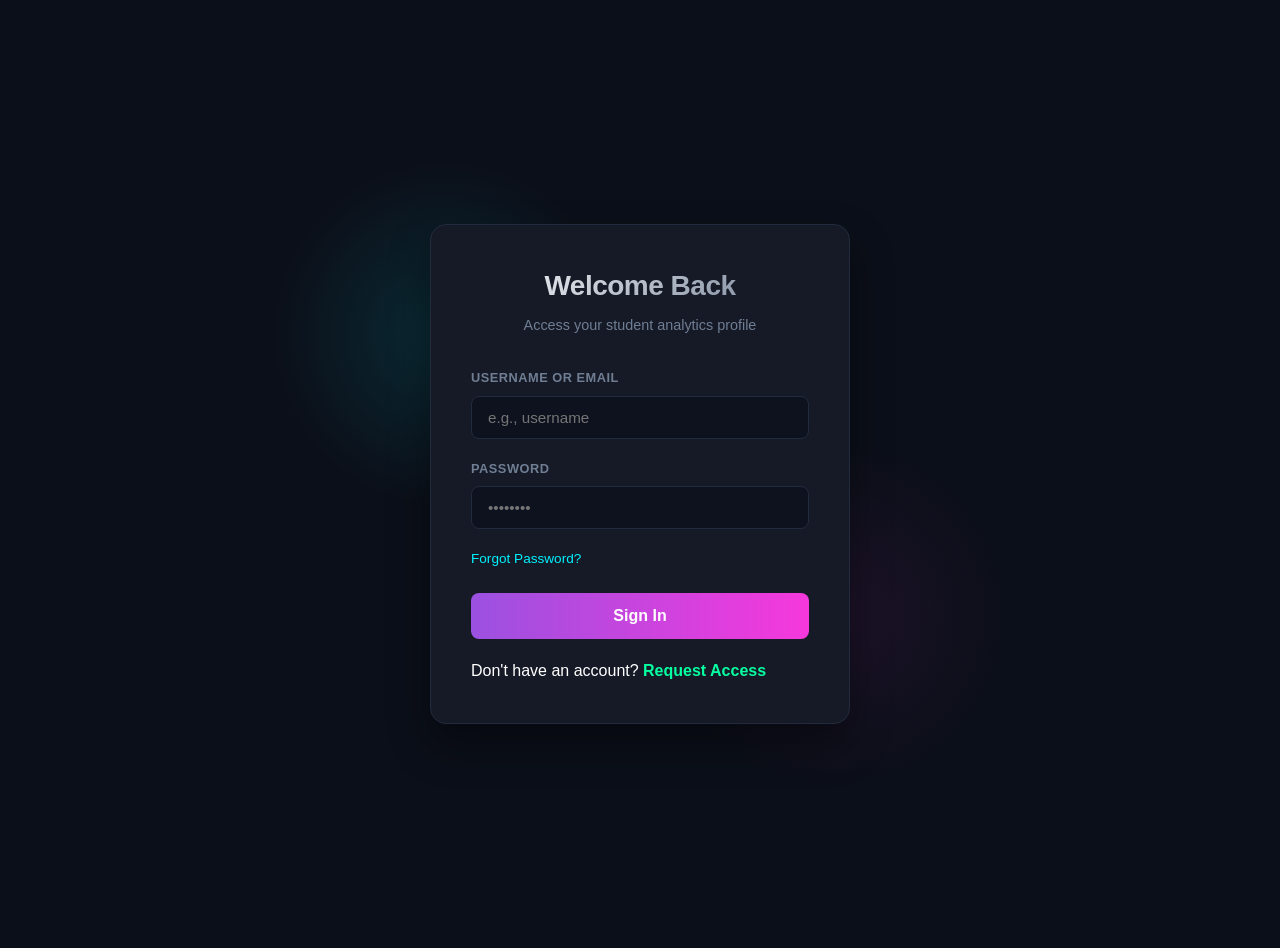
<file: index.html>
<!DOCTYPE html>
<html lang="en">
<head>
    <meta charset="UTF-8">
    <meta name="viewport" content="width=device-width, initial-scale=1.0">
    <title>Zone01- Profile</title>
    
    <link rel="stylesheet" href="style.css">
    <script type="module"  src="js/main.js"    ></script>
</head>
<body >
    <div class="ui-root"></div>
  <div class="toast-container"></div>
</body>
</html>
</file>
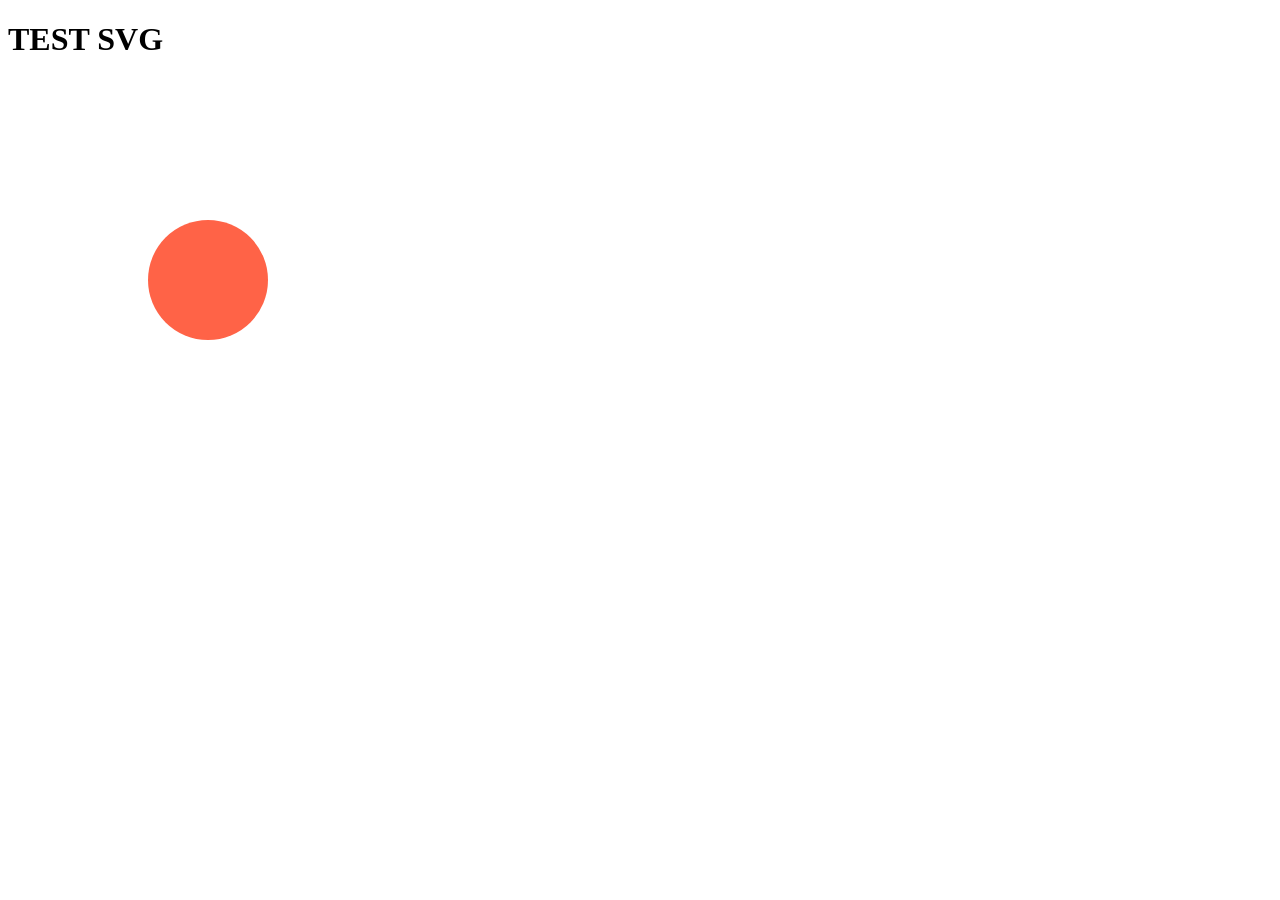
<file: test.html>
<!DOCTYPE html>
<html lang="en">
<head>
    <meta charset="UTF-8">
    <meta name="viewport" content="width=device-width, initial-scale=1.0">
    <title>Document</title>
</head>
<body>
    <h1>TEST SVG</h1>

    <svg width="500" height="500" fill="black" x="200" y="150">
         <circle cx="200" cy="200" r="60" fill="tomato" />
    </svg>
    
</body>
</html>
<!--
==========================
   SVG Attrs
=============================




==========================
SVG LEARNING NOTES
==========================

NOTE:
- Every SVG shape is called an ELEMENT (or tag).
- Every element has ATTRIBUTES.
- Some attributes are shared by many elements.
- Some attributes belong only to specific elements.

=================================
1. SVG ELEMENTS
=================================

<svg>
- The SVG container.
- Holds all SVG shapes.

<circle>
- Draws a circle.

<rect>
- Draws a rectangle or square.

<ellipse>
- Draws an oval (ellipse).

<line>
- Draws a straight line.

<polyline>
- Draws multiple connected lines.
- Does NOT automatically close the shape.

<polygon>
- Like polyline, but automatically closes the shape.

<path>
- Draws almost any custom shape.
- The most powerful SVG element.

<text>
- Displays text.

<g>
- Groups multiple SVG elements together.

=================================
2. COMMON ATTRIBUTES
=================================

width
- Width of the SVG or shape.

height
- Height of the SVG or shape.

fill
- Color inside the shape.

stroke
- Border (outline) color.

stroke-width
- Thickness of the border.

opacity
- Transparency of the entire element.

transform
- Move, rotate, or scale an element.

=================================
3. CIRCLE ATTRIBUTES
=================================

cx
- Center X coordinate.

cy
- Center Y coordinate.

r
- Radius.

Example:
<circle cx="100" cy="100" r="50"/>

=================================
4. RECT ATTRIBUTES
=================================

x
- Left position.

y
- Top position.

width
- Rectangle width.

height
- Rectangle height.

rx
- Rounded horizontal corners.

ry
- Rounded vertical corners.

=================================
5. LINE ATTRIBUTES
=================================

x1
- Starting X position.

y1
- Starting Y position.

x2
- Ending X position.

y2
- Ending Y position.

=================================
6. POLYLINE & POLYGON
=================================

points
- List of coordinates.

Example:
points="0,0 100,50 150,100"

Each pair is:
x,y

=================================
7. PATH
=================================

d
- Instructions for drawing.

Common commands:

M = Move to
L = Line to
H = Horizontal line
V = Vertical line
C = Cubic curve
Q = Quadratic curve
A = Arc
Z = Close path

=================================
8. SHARED ATTRIBUTES
=================================

Most SVG elements support:

fill
stroke
stroke-width
opacity
transform
id
class
style

=================================
9. IMPORTANT THING TO REMEMBER
=================================

Element = Shape/Tag

Attributes = Properties of that element

Attribute value = The value assigned to the attribute

Example:

<circle cx="50" cy="50" r="20" fill="red"/>

Element:
circle

Attributes:
cx
cy
r
fill

Values:
50
50
20
red
-->
</file>
<file: style.css>
/* ==========================================================================
   1. DESIGN TOKENS & RESETS
   ========================================================================== */
:root {
    /* Color Palette */
    --bg-main: #0b0f19;
    --bg-card: #151a26;
    --bg-input: #0e121f;
    --bg-track: #1e2538;
    --border-color: #222b3d;
    
    /* Neon Accents */
    --accent-cyan: #00f2fe;
    --accent-teal: #05ffa1;
    --accent-magenta: #f638dc;
    --accent-purple: #9b51e0;
    
    /* Typography Colors */
    --text-main: #ffffff;
    --text-muted: #707e94;
    
    /* Shadows & Timing */
    --shadow-main: 0 8px 24px rgba(0, 0, 0, 0.2);
    --shadow-glow: 0 20px 40px rgba(0, 0, 0, 0.4);
    --transition-fast: 0.2s ease;
    --transition-smooth: 0.3s cubic-bezier(0.4, 0, 0.2, 1);
}

* {
    margin: 0;
    padding: 0;
    box-sizing: border-box;
}

body {
    font-family: 'Inter', -apple-system, BlinkMacSystemFont, "Segoe UI", Roboto, sans-serif;
    background-color: var(--bg-main);
    color: var(--text-main);
    padding: 24px;
    line-height: 1.5;
}

/* ==========================================================================
   2. LAYOUT ENGINE (CSS GRID)
   ========================================================================== */
.dashboard-container {
    max-width: 1400px;
    margin: 0 auto;
    display: grid;
    grid-template-columns: repeat(12, 1fr);
    gap: 20px;
    width: 100%;
}

/* ==========================================================================
   3. BASE CARD COMPONENT
   ========================================================================== */
.card {
    background-color: var(--bg-card);
    border: 1px solid var(--border-color);
    border-radius: 16px;
    padding: 20px;
    box-shadow: var(--shadow-main);
    color: var(--text-main);
    transition: transform var(--transition-fast), box-shadow var(--transition-fast);
}

.card-title {
    font-size: 0.9rem;
    font-weight: 600;
    color: var(--text-muted);
    letter-spacing: 0.5px;
    text-transform: uppercase;
    margin-bottom: 15px;
}

/* ==========================================================================
   4. METRIC CARDS & DATA DISPLAYS
   ========================================================================== */
.metric-card {
    grid-column: span 3;
    display: flex;
    flex-direction: column;
    align-items: center;
    justify-content: center;
    text-align: center;
}

.metric-value {
    font-size: 1.8rem;
    font-weight: 700;
    letter-spacing: -0.5px;
}

/* Featured Oversized Center Statistics */
.big-metric {
    grid-column: span 4;
    min-height: 180px;
}

.big-value {
    font-size: 3rem;
    font-weight: 800;
}

/* Audit Charts & Visual Offsets */
.chart-metric {
    grid-column: span 4;
}

.chart-wrapper {
    margin: 15px 0;
    display: flex;
    justify-content: center;
    align-items: center;
}

.svg-label {
    font-size: 11px;
    fill: var(--text-muted);
    font-weight: 600;
    letter-spacing: 0.5px;
    text-transform: uppercase;
}

.svg-value {
    font-size: 20px;
    fill: var(--text-main);
    font-weight: 700;
}

.metric-trend {
    display: flex;
    flex-direction: column;
    gap: 6px;
    width: 100%;
    margin-top: 10px;
    padding-top: 10px;
    font-size: 0.8rem;
    font-weight: 500;
    border-top: 1px solid var(--border-color);
}

.metric-trend span {
    display: flex;
    align-items: center;
    gap: 6px;
}

.trend-up { color: var(--accent-teal); }
.trend-down { color: var(--accent-magenta); }

/* ==========================================================================
   5. PROGRESS BARS & RADAR GRAPH CONTAINERS
   ========================================================================== */
.project-row {
    margin-bottom: 12px;
}

.project-info {
    display: flex;
    justify-content: space-between;
    font-size: 0.85rem;
    margin-bottom: 6px;
}

.project-name {
    color: var(--text-main);
    font-family: monospace;
}

.project-score {
    font-weight: 600;
}

.progress-bar-container {
    background-color: var(--bg-track);
    height: 8px;
    border-radius: 4px;
    overflow: hidden;
}

.progress-fill {
    height: 100%;
    border-radius: 4px;
    transition: width 0.4s ease-in-out;
}

.fill-cyan { background: linear-gradient(90deg, #00c6ff, var(--accent-cyan)); }
.fill-teal { background: linear-gradient(90deg, #00b09b, var(--accent-teal)); }
.fill-magenta { background: linear-gradient(90deg, #960055, var(--accent-magenta)); }

/* Radar Modules Layout */
#skillsRadarContainer {
    grid-column: span 12;
    display: flex;
    gap: 20px;
    flex-wrap: wrap;
    justify-content: center;
    width: 100%;
    margin-top: 10px;
}

.radar-wrapper-card, 
.radar-card {
    flex: 1;
    min-width: 320px;
    max-width: 540px;
    display: flex;
    flex-direction: column;
    align-items: center;
    justify-content: center;
    min-height: 380px;
}

.radar-svg-holder {
    width: 100%;
    max-width: 360px;
    height: auto;
    padding: 10px;
    margin-top: 5px;
}

.timeline-chart-card, 
.projects-list-card {
    min-height: 360px;
}

/* ==========================================================================
   6. GLOBAL APPLICATION HEADER
   ========================================================================== */
.dashboard-header {
    position: relative;
    overflow: hidden;
    display: flex;
    justify-content: space-between;
    align-items: center;
    background: rgba(21, 26, 38, 0.9);
    border: 1px solid var(--border-color);
    border-radius: 16px;
    padding: 20px 28px;
    margin-bottom: 24px;
    backdrop-filter: blur(12px);
    box-shadow: 0 10px 30px rgba(0,0,0,0.3), inset 0 1px 0 rgba(255,255,255,0.03);
}

.header-glow {
    position: absolute;
    inset: 0;
    pointer-events: none;
    background: radial-gradient(circle at 15% 50%, rgba(0,242,254,0.08) 0%, transparent 40%),
                radial-gradient(circle at 85% 50%, rgba(246,56,220,0.08) 0%, transparent 40%);
}

.header-left,
.header-right {
    display: flex;
    align-items: center;
    gap: 18px;
    z-index: 2;
}

.avatar-wrapper {
    width: 58px;
    height: 58px;
    border-radius: 16px;
    overflow: hidden;
    border: 2px solid rgba(0,242,254,0.3);
    box-shadow: 0 0 20px rgba(0,242,254,0.2), 0 0 35px rgba(155,81,224,0.15);
    flex-shrink: 0;
}

.header-avatar {
    width: 100%;
    height: 100%;
    object-fit: cover;
    display: block;
}

.welcome-section h2 {
    font-size: 1.35rem;
    font-weight: 700;
    margin-bottom: 2px;
}

.username {
    background: linear-gradient(90deg, var(--accent-cyan), var(--accent-teal));
    -webkit-background-clip: text;
    -webkit-text-fill-color: transparent;
}

.welcome-section p {
    color: var(--text-muted);
    font-size: 0.9rem;
}

.progress-chip {
    display: flex;
    align-items: center;
    gap: 10px;
    padding: 10px 14px;
    border-radius: 10px;
    background: rgba(0,242,254,0.08);
    border: 1px solid rgba(0,242,254,0.15);
    color: var(--accent-cyan);
    font-size: 0.85rem;
    font-weight: 600;
}

.progress-dot {
    width: 8px;
    height: 8px;
    border-radius: 50%;
    background: var(--accent-teal);
    box-shadow: 0 0 10px var(--accent-teal), 0 0 20px var(--accent-teal);
    animation: pulse-dot 2s infinite;
}

.logout-btn {
    border: none;
    cursor: pointer;
    padding: 11px 18px;
    border-radius: 10px;
    color: white;
    font-weight: 600;
    background: linear-gradient(90deg, var(--accent-purple), var(--accent-magenta));
    transition: transform var(--transition-fast), box-shadow var(--transition-fast);
}

.logout-btn:hover {
    transform: translateY(-2px);
    box-shadow: 0 0 15px rgba(246,56,220,0.35), 0 0 30px rgba(246,56,220,0.2);
}

/* ==========================================================================
   7. GATEWAY AUTHENTICATION / LOGIN PAGE
   ========================================================================== */
.login-main-container {
    height: 100vh;
    display: flex;
    justify-content: center;
    align-items: center;
    overflow: hidden;
    position: relative;
    padding: 0;
}

.glow-bg {
    position: absolute;
    width: 350px;
    height: 350px;
    z-index: 1;
    pointer-events: none;
}

.cyan-glow {
    background: radial-gradient(circle, rgba(0, 242, 254, 0.12) 0%, rgba(0,0,0,0) 70%);
    top: 15%;
    left: 20%;
}

.magenta-glow {
    background: radial-gradient(circle, rgba(246, 56, 220, 0.08) 0%, rgba(0,0,0,0) 70%);
    bottom: 15%;
    right: 20%;
}

.login-container {
    position: relative;
    z-index: 2;
    background-color: var(--bg-card);
    border: 1px solid var(--border-color);
    border-radius: 16px;
    padding: 40px;
    width: 100%;
    max-width: 420px;
    box-shadow: var(--shadow-glow);
}

.login-header {
    text-align: center;
    margin-bottom: 32px;
}

.login-header h1 {
    font-size: 1.75rem;
    font-weight: 700;
    letter-spacing: -0.5px;
    margin-bottom: 8px;
    background: linear-gradient(135deg, #ffffff 0%, var(--text-muted) 100%);
    -webkit-background-clip: text;
    -webkit-text-fill-color: transparent;
}

.login-header p {
    color: var(--text-muted);
    font-size: 0.9rem;
}

.form-group {
    margin-bottom: 20px;
}

.form-group label {
    display: block;
    font-size: 0.8rem;
    font-weight: 600;
    text-transform: uppercase;
    letter-spacing: 0.5px;
    color: var(--text-muted);
    margin-bottom: 8px;
}

.form-group input {
    width: 100%;
    background-color: var(--bg-input);
    border: 1px solid var(--border-color);
    border-radius: 8px;
    padding: 12px 16px;
    color: var(--text-main);
    font-size: 0.95rem;
    transition: border var(--transition-smooth), box-shadow var(--transition-smooth);
}

.form-group input:focus {
    outline: none;
    border-color: var(--accent-cyan);
    box-shadow: 0 0 12px rgba(0, 242, 254, 0.2);
}

.form-options {
    display: flex;
    justify-content: space-between;
    align-items: center;
    font-size: 0.85rem;
    margin-bottom: 24px;
}

.remember-me {
    display: flex;
    align-items: center;
    gap: 8px;
    color: var(--text-muted);
    cursor: pointer;
}

.remember-me input {
    accent-color: var(--accent-cyan);
}

.forgot-pass {
    color: var(--accent-cyan);
    text-decoration: none;
    transition: color var(--transition-fast);
}

.forgot-pass:hover {
    color: #ffffff;
    text-shadow: 0 0 8px var(--accent-cyan);
}

.btn-submit {
    width: 100%;
    background: linear-gradient(90deg, var(--accent-purple), var(--accent-magenta));
    border: none;
    border-radius: 8px;
    padding: 14px;
    color: #ffffff;
    font-size: 1rem;
    font-weight: 600;
    cursor: pointer;
    transition: transform 0.1s, box-shadow var(--transition-smooth);
    margin-bottom: 20px;
}

.btn-submit:hover {
    box-shadow: 0 0 20px rgba(246, 56, 220, 0.4);
    transform: translateY(-1px);
}

.btn-submit:active {
    transform: translateY(1px);
}

.login-footer button {
    background: none;
    border: none;
    padding: 0;
    margin: 0;

    color: var(--accent-teal);
    font: inherit;
    font-weight: 600;
    cursor: pointer;
    text-decoration: none;
}

.login-footer button:hover {
    text-shadow: 0 0 8px var(--accent-teal);
}

.login-footer button:focus {
    outline: none;
}

/* ==========================================================================
   8. EXCEPTIONS / NO DATA ERRORS
   ========================================================================== */
.no-data-container {
    min-height: 100vh;
    display: flex;
    justify-content: center;
    align-items: center;
    position: relative;
    overflow: hidden;
}

.no-data-container::before,
.no-data-container::after {
    content: "";
    position: absolute;
    width: 350px;
    height: 350px;
    background: radial-gradient(circle, rgba(0,242,254,0.12) 0%, transparent 70%);
    pointer-events: none;
}
.no-data-container::before { top: 10%; left: 15%; }
.no-data-container::after { 
    bottom: 10%; right: 15%; 
    background: radial-gradient(circle, rgba(246,56,220,0.12) 0%, transparent 70%);
}

.no-data-card {
    position: relative;
    z-index: 2;
    max-width: 520px;
    width: 100%;
    text-align: center;
    background: var(--bg-card);
    border: 1px solid var(--border-color);
    border-radius: 20px;
    padding: 50px 40px;
    box-shadow: var(--shadow-glow), 0 0 30px rgba(0,242,254,0.05);
}

.no-data-icon {
    width: 90px;
    height: 90px;
    margin: 0 auto 24px;
    display: flex;
    align-items: center;
    justify-content: center;
    font-size: 2.5rem;
    border-radius: 50%;
    background: linear-gradient(135deg, rgba(0,242,254,0.15), rgba(155,81,224,0.15));
    border: 1px solid rgba(0,242,254,0.2);
    box-shadow: 0 0 20px rgba(0,242,254,0.15), 0 0 35px rgba(155,81,224,0.12);
}

.no-data-card h2 {
    font-size: 2rem;
    margin-bottom: 12px;
    background: linear-gradient(90deg, var(--accent-cyan), var(--accent-teal));
    -webkit-background-clip: text;
    -webkit-text-fill-color: transparent;
}

.no-data-card p {
    color: var(--text-muted);
    font-size: 1rem;
    line-height: 1.7;
    margin-bottom: 30px;
}

.retry-btn {
    border: none;
    cursor: pointer;
    padding: 14px 28px;
    border-radius: 10px;
    font-size: 0.95rem;
    font-weight: 600;
    color: white;
    background: linear-gradient(90deg, var(--accent-purple), var(--accent-magenta));
    transition: transform var(--transition-fast), box-shadow var(--transition-fast);
}

.retry-btn:hover {
    transform: translateY(-2px);
    box-shadow: 0 0 15px rgba(246,56,220,0.35), 0 0 30px rgba(246,56,220,0.2);
}

.retry-btn:active { transform: translateY(1px); }

/* ==========================================================================
   9. UTILITIES / ANIMATIONS / CUSTOM SCROLLBARS
   ========================================================================== */
.badge {
    display: inline-block;
    padding: 4px 8px;
    border-radius: 6px;
    font-size: 0.75rem;
    font-weight: 600;
}

.badge-validated {
    background-color: rgba(5, 255, 161, 0.1);
    color: var(--accent-teal);
    border: 1px solid rgba(5, 255, 161, 0.2);
}

.badge-completed {
    background-color: rgba(0, 242, 254, 0.1);
    color: var(--accent-cyan);
    border: 1px solid rgba(0, 242, 254, 0.2);
}

.projects-scroll-container::-webkit-scrollbar { width: 6px; }
.projects-scroll-container::-webkit-scrollbar-track { background: rgba(255, 255, 255, 0.02); border-radius: 4px; }
.projects-scroll-container::-webkit-scrollbar-thumb { background: var(--border-color); border-radius: 4px; }
.projects-scroll-container::-webkit-scrollbar-thumb:hover { background: var(--text-muted); }

.in-progress-pulse { animation: inline-pulse 2s infinite ease-in-out; }

@keyframes pulse-dot {
    0%, 100% { opacity: 1; transform: scale(1); }
    50% { opacity: .6; transform: scale(1.3); }
}

@keyframes inline-pulse {
    0%, 100% { opacity: 1; box-shadow: 0 0 4px rgba(155, 81, 224, 0.2); }
    50% { opacity: 0.6; box-shadow: 0 0 12px rgba(155, 81, 224, 0.5); }
}

/* ==========================================================================
   10. MEDIA BREAKPOINT MATRIX (UNIFIED RESPONSIVENESS)
   ========================================================================== */
@media (max-width: 1024px) {
    .metric-card { grid-column: span 6; }
    .big-metric, .chart-metric { grid-column: span 6; }
    .radar-card { grid-column: span 12; }
}

@media (max-width: 960px) {
    .timeline-chart-card, 
    .projects-list-card {
        grid-column: span 12 !important;
    }
}

@media (max-width: 768px) {
    .dashboard-header {
        flex-direction: column;
        align-items: flex-start;
        gap: 18px;
    }
    .header-right {
        width: 100%;
        justify-content: space-between;
    }
}

@media (max-width: 650px) {
    body { padding: 16px; }
    .metric-card, 
    .big-metric, 
    .chart-metric { 
        grid-column: span 12; 
    }
    .no-data-card { padding: 40px 24px; }
    .no-data-card h2 { font-size: 1.6rem; }
    .no-data-icon { width: 75px; height: 75px; font-size: 2rem; }
}
/* Toast Container */
.toast-container{
    position: fixed;
    top: 24px;
    right: 24px;
    display: flex;
    flex-direction: column;
    gap: 12px;
    z-index: 9999;
}

/* Toast */
.toast{
    min-width: 320px;
    max-width: 420px;

    padding: 16px 20px;
    border-radius: 12px;

    color: var(--text-main);
    background: var(--bg-card);

    border: 1px solid var(--border-color);
    box-shadow: var(--shadow-glow);

    display: flex;
    align-items: center;
    gap: 12px;

    animation: toastIn .3s ease forwards;
}

/* Colored left border */
.toast::before{
    content: "";
    width: 5px;
    align-self: stretch;
    border-radius: 4px;
}

/* Types */
.toast.success::before{
    background: var(--accent-teal);
}

.toast.error::before{
    background: #EE4B2B;
}

.toast.warning::before{
    background: #ffb020;
}

.toast.info::before{
    background: var(--accent-cyan);
}

.toast.hide{
    animation: toastOut .25s ease forwards;
}

@keyframes toastIn{
    from{
        opacity:0;
        transform:translateX(100%);
    }
    to{
        opacity:1;
        transform:translateX(0);
    }
}

@keyframes toastOut{
    to{
        opacity:0;
        transform:translateX(120%);
    }
}
.project-members {
    display: flex;
    flex-wrap: wrap;
    gap: 6px;
    margin-bottom: 8px;
}

.member-chip {
    font-family: monospace;
    font-size: 0.7rem;
    font-weight: 500;
    color: var(--text-muted);
    background-color: var(--bg-track);
    border: 1px solid var(--border-color);
    border-radius: 6px;
    padding: 2px 8px;
    letter-spacing: 0.3px;
    transition: color var(--transition-fast), border-color var(--transition-fast);
}

.member-chip:hover {
    color: var(--accent-cyan);
    border-color: rgba(0, 242, 254, 0.3);
}
</file>
